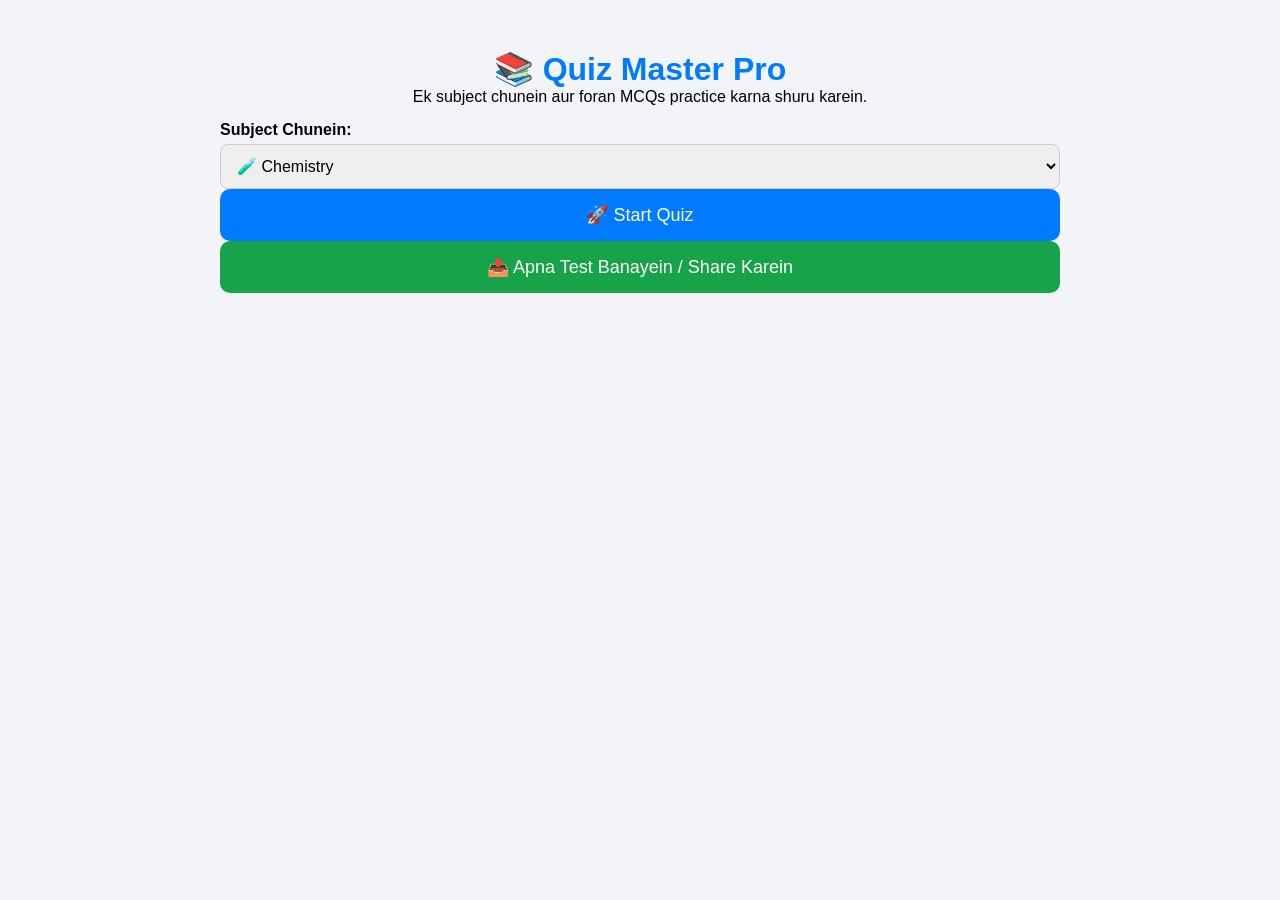
<file: index.html>
<!DOCTYPE html>
<html lang="en">

<head>

<meta charset="UTF-8">
<meta name="viewport" content="width=device-width, initial-scale=1.0">

<title>Quiz Master Pro</title>

<link rel="stylesheet" href="style.css">

</head>

<body>

<div class="container">

<h1>📚 Quiz Master Pro</h1>

<p style="text-align:center;">
Ek subject chunein aur foran MCQs practice karna shuru karein.
</p>

<label style="font-weight:bold; display:block; margin-top:15px; margin-bottom:5px;">Subject Chunein:</label>
<select id="subjectSelect" style="width:100%; padding:12px; border-radius:8px; border:1px solid #ccc; font-size:16px;">
  <option value="chemistry">🧪 Chemistry</option>
  <option value="biology">🧬 Biology</option>
  <option value="physics">⚡ Physics</option>
</select>

<button onclick="startLocalQuiz()">
🚀 Start Quiz
</button>

<button onclick="location.href='upload.html'" style="background:#16a34a;">
📤 Apna Test Banayein / Share Karein
</button>

</div>

<script src="quiz-data.js"></script>
<script>
function startLocalQuiz() {
  const subject = document.getElementById('subjectSelect').value;
  localStorage.setItem('selectedSubject', subject);
  window.location.href = 'quiz.html';
}
</script>

</body>

</html>
</file>
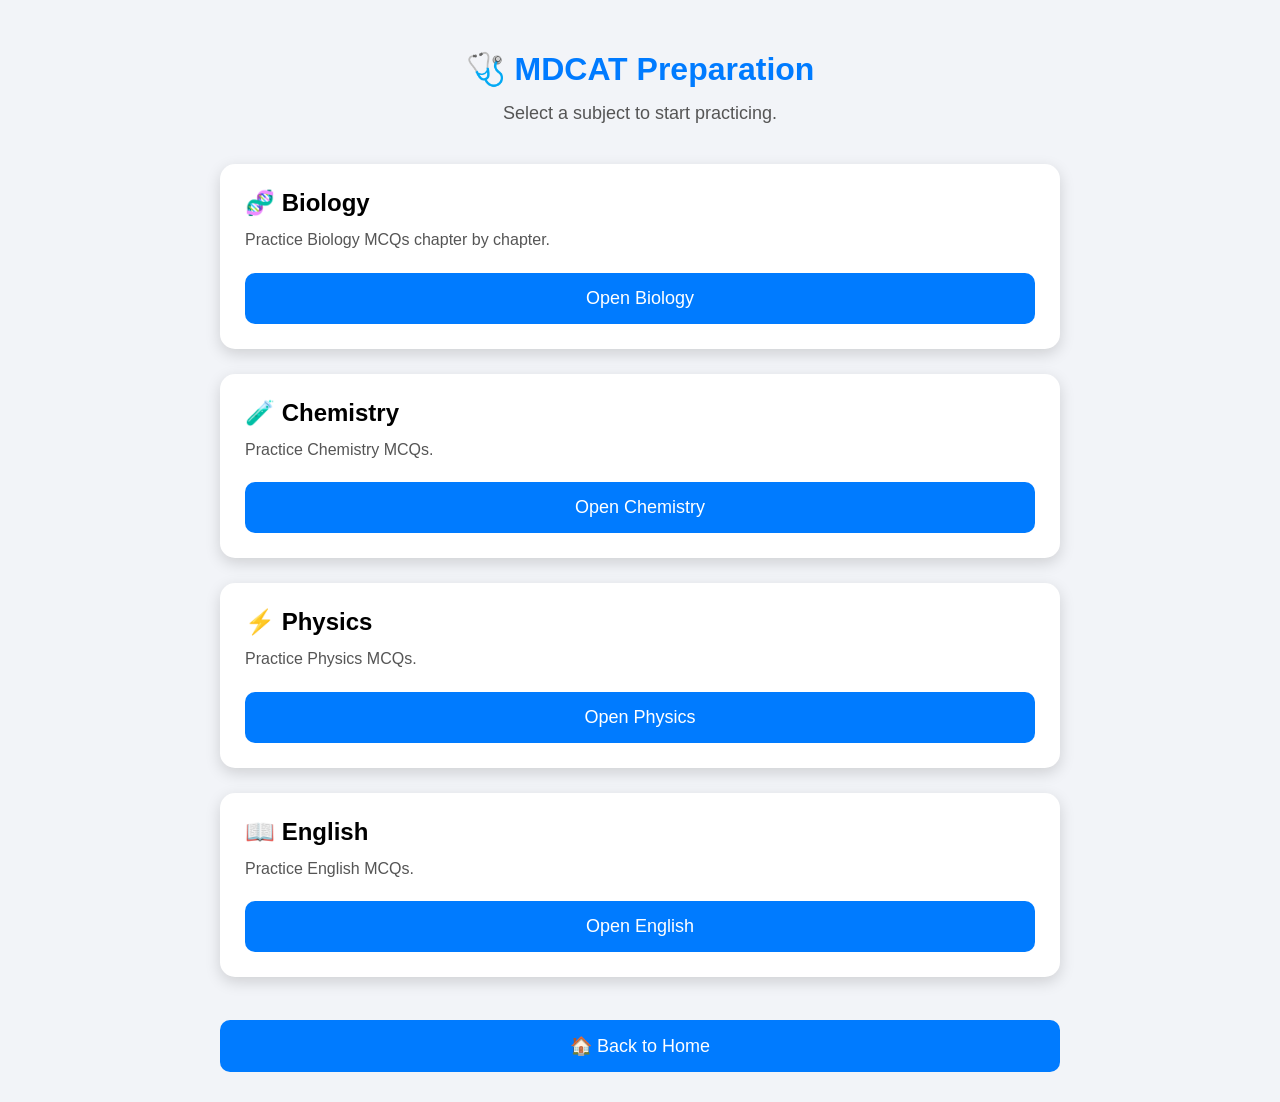
<file: mdcat/index.html>
<!DOCTYPE html>
<html lang="en">

<head>

<meta charset="UTF-8">
<meta name="viewport" content="width=device-width, initial-scale=1.0">

<title>MDCAT Preparation</title>

<link rel="stylesheet" href="../style.css">

</head>

<body>

<div class="container">

<h1>🩺 MDCAT Preparation</h1>

<p class="subtitle">
Select a subject to start practicing.
</p>

<!-- Biology Card -->
<div class="card">

<h2>🧬 Biology</h2>

<p>Practice Biology MCQs chapter by chapter.</p>

<button onclick="openQuiz('biology')">
Open Biology
</button>

</div>

<!-- Chemistry Card -->
<div class="card">

<h2>🧪 Chemistry</h2>

<p>Practice Chemistry MCQs.</p>

<button onclick="openQuiz('chemistry')">
Open Chemistry
</button>

</div>

<!-- Physics Card -->
<div class="card">

<h2>⚡ Physics</h2>

<p>Practice Physics MCQs.</p>

<button onclick="openQuiz('physics')">
Open Physics</button>

</div>

<!-- English Card -->
<div class="card">

<h2>📖 English</h2>

<p>Practice English MCQs.</p>

<button onclick="openQuiz('english')">
Open English
</button>

</div>

<br>

<button onclick="location.href='../index.html'">
🏠 Back to Home
</button>

</div>

<script>
function openQuiz(subjectName) {
  // Selected subject ko save karke main quiz page par redirect karega
  localStorage.setItem('selectedSubject', subjectName);
  window.location.href = '../quiz.html';
}
</script>

</body>

</html>
</file>
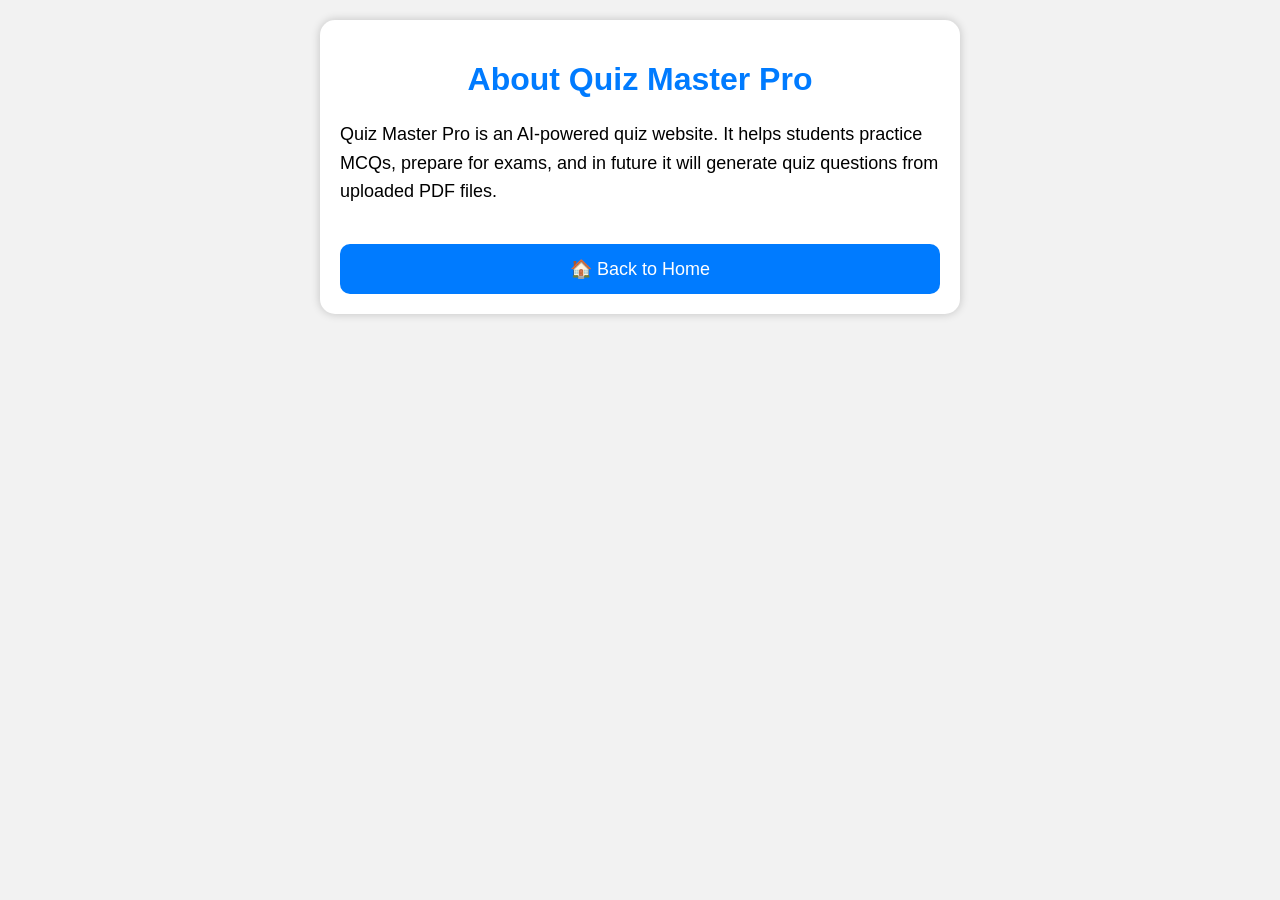
<file: about.html>
<!DOCTYPE html>
<html>
<head>
<meta charset="UTF-8">
<meta name="viewport" content="width=device-width, initial-scale=1.0">
<title>About Quiz Master Pro</title>

<style>
body{
font-family:Arial,sans-serif;
background:#f2f2f2;
margin:0;
padding:20px;
}

.container{
max-width:600px;
margin:auto;
background:white;
padding:20px;
border-radius:15px;
box-shadow:0 0 10px rgba(0,0,0,.2);
}

h1{
color:#007BFF;
text-align:center;
}

p{
font-size:18px;
line-height:1.6;
}

button{
width:100%;
padding:14px;
margin-top:20px;
background:#007BFF;
color:white;
border:none;
border-radius:10px;
font-size:18px;
cursor:pointer;
}
</style>
</head>

<body>

<div class="container">

<h1>About Quiz Master Pro</h1>

<p>
Quiz Master Pro is an AI-powered quiz website.
It helps students practice MCQs, prepare for exams,
and in future it will generate quiz questions from uploaded PDF files.
</p>

<button onclick="window.location.href='index.html'">
🏠 Back to Home
</button>

</div>

</body>
  </html>
</file>
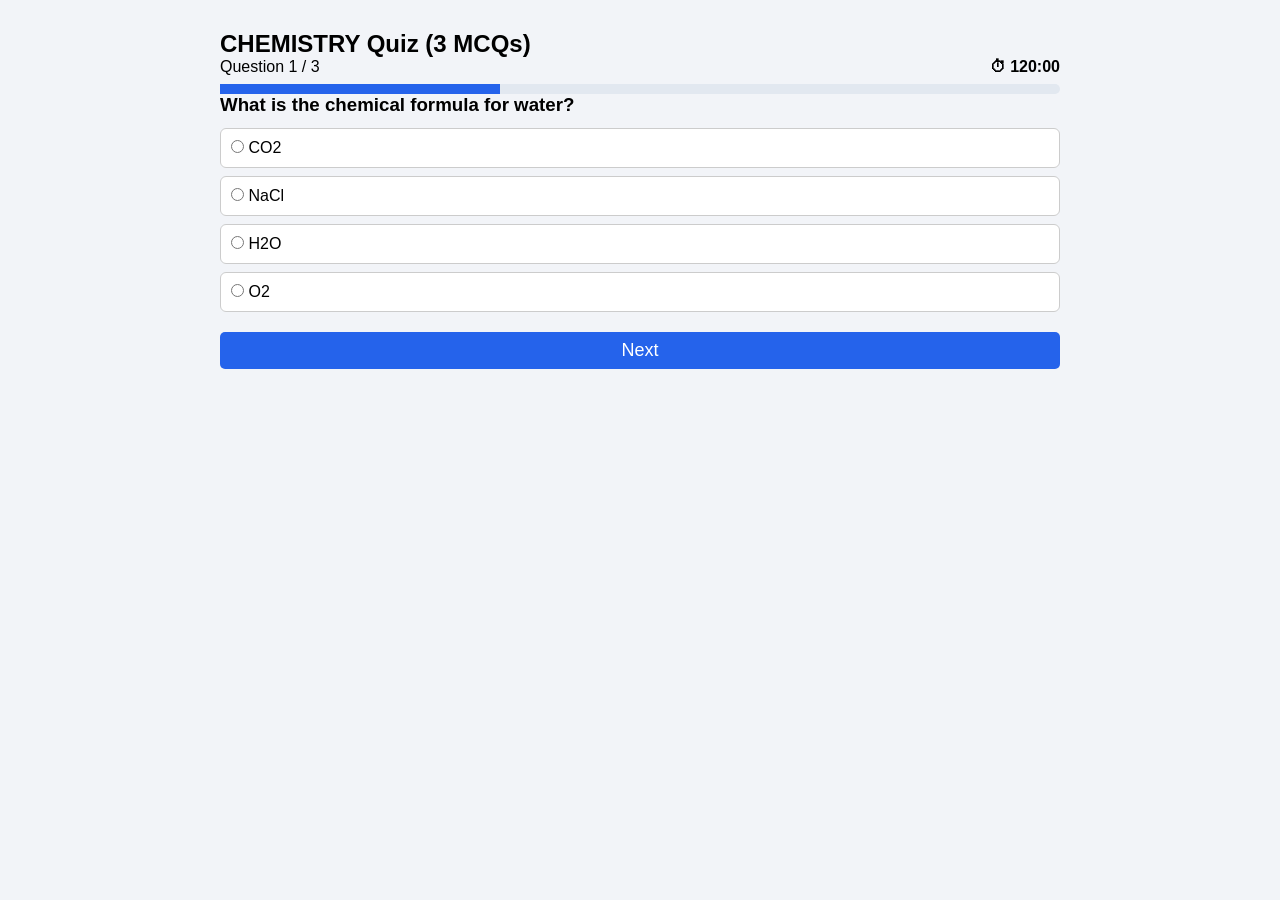
<file: quiz.html>
<!DOCTYPE html>
<html lang="en">
<head>
  <meta charset="UTF-8">
  <meta name="viewport" content="width=device-width, initial-scale=1.0">
  <title>Quiz Practice</title>
  <link rel="stylesheet" href="style.css">
</head>
<body>

<div class="container">
  <h2 id="subjectTitle">Quiz</h2>
  <div style="display:flex; justify-content:space-between; align-items:center; margin-bottom:8px;">
    <p id="questionNumber" style="margin:0;"></p>
    <p style="margin:0; font-weight:bold;">⏱ <span id="timer">30:00</span></p>
  </div>
  <div id="progressBarContainer" style="width: 100%; background: #e2e8f0; height: 10px; border-radius: 5px;">
    <div id="progressBar" style="width: 0%; background: #2563eb; height: 100%;"></div>
  </div>
  <div id="questions-container">
    <p>Loading your MCQs...</p>
  </div>
</div>

<!-- Scripts -->
<script src="quiz-data.js"></script>
<script src="script.js?v=5"></script>
</body>
</html>
</file>
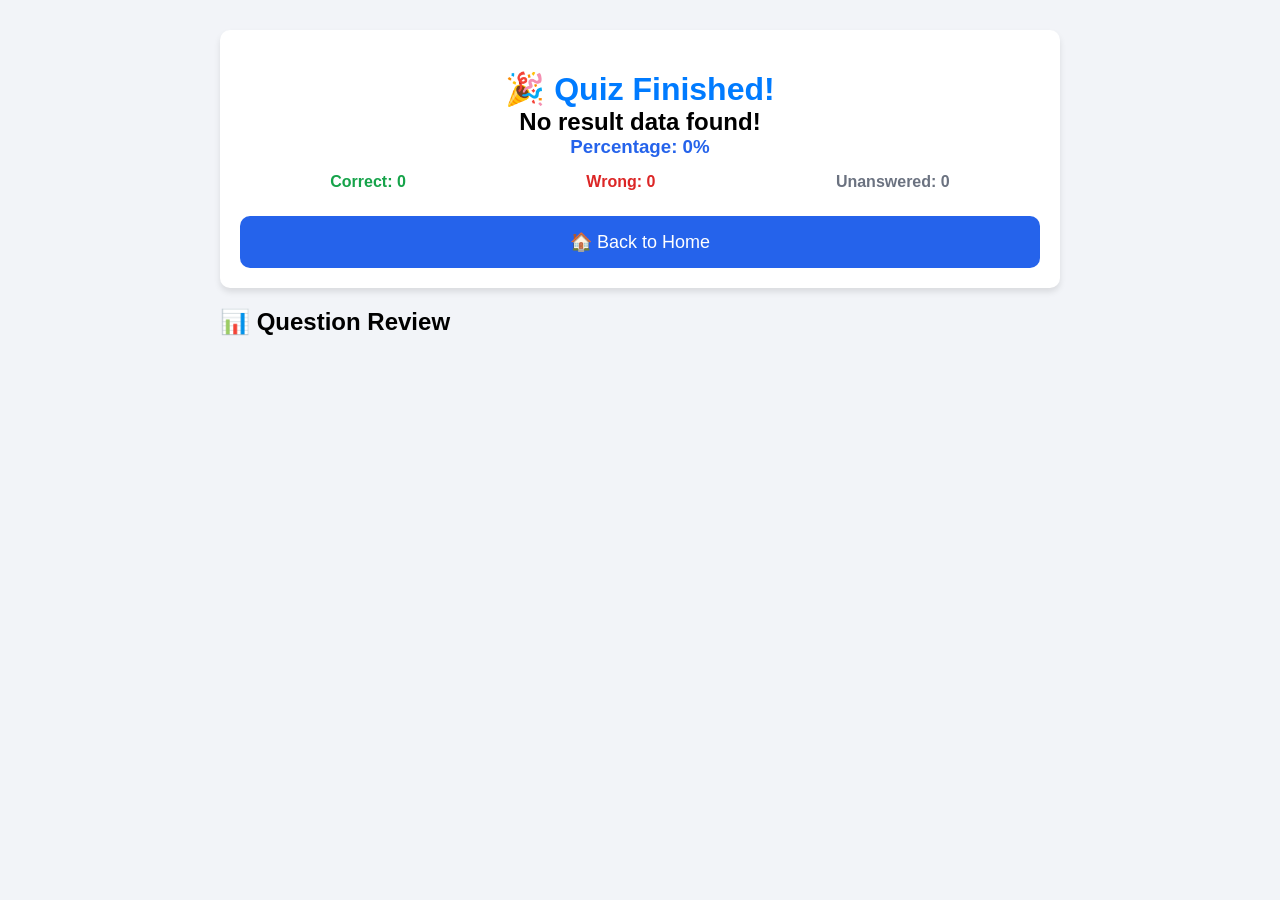
<file: results.html>
<!DOCTYPE html>
<html lang="en">
<head>
  <meta charset="UTF-8">
  <meta name="viewport" content="width=device-width, initial-scale=1.0">
  <title>Quiz Results</title>
  <link rel="stylesheet" href="style.css">
  <style>
    .result-card {
      background: #fff;
      padding: 20px;
      border-radius: 10px;
      box-shadow: 0 4px 6px rgba(0,0,0,0.1);
      margin-bottom: 20px;
      text-align: center;
    }
    .stat-box {
      display: flex;
      justify-content: space-around;
      margin: 15px 0;
      font-weight: bold;
    }
    .review-item {
      text-align: left;
      border: 1px solid #e2e8f0;
      padding: 12px;
      border-radius: 8px;
      margin-bottom: 12px;
      background: #f8fafc;
    }
    .correct-text { color: #16a34a; font-weight: bold; }
    .wrong-text { color: #dc2626; font-weight: bold; }
  </style>
</head>
<body>

<div class="container">
  <div class="result-card">
    <h1>🎉 Quiz Finished!</h1>
    <h2 id="scoreText">Score: 0 / 0</h2>
    <h3 id="percentageText" style="color: #2563eb;">Percentage: 0%</h3>

    <div class="stat-box">
      <span style="color: #16a34a;" id="correctCount">Correct: 0</span>
      <span style="color: #dc2626;" id="wrongCount">Wrong: 0</span>
      <span style="color: #6b7280;" id="unansweredCount">Unanswered: 0</span>
    </div>

    <button onclick="location.href='index.html'" style="background: #2563eb; width: 100%; margin-top: 10px;">🏠 Back to Home</button>
  </div>

  <h2>📊 Question Review</h2>
  <div id="reviewContainer"></div>
</div>

<script>
document.addEventListener('DOMContentLoaded', () => {
  const resultRaw = localStorage.getItem('lastExamResult');
  if (!resultRaw) {
    document.getElementById('scoreText').textContent = "No result data found!";
    return;
  }

  const resultData = JSON.parse(resultRaw);
  const quizData = resultData.quizData || [];
  const userAnswers = resultData.userAnswers || {};

  let correct = 0;
  let wrong = 0;
  let unanswered = 0;

  const reviewContainer = document.getElementById('reviewContainer');
  reviewContainer.innerHTML = '';

  quizData.forEach((q, index) => {
    const userAns = userAnswers[index];
    const isAnswered = userAns !== undefined;
    const isCorrect = isAnswered && userAns === q.answer;

    if (!isAnswered) {
      unanswered++;
    } else if (isCorrect) {
      correct++;
    } else {
      wrong++;
    }

    const reviewDiv = document.createElement('div');
    reviewDiv.className = 'review-item';

    let userAnsText = isAnswered ? q.options[userAns] : "Not Answered";
    let correctAnsText = q.options[q.answer];

    reviewDiv.innerHTML = `
      <p style="font-weight:bold; margin-bottom: 5px;">Q${index + 1}: ${q.question}</p>
      <p style="margin: 3px 0;">Your Answer: <span class="${isCorrect ? 'correct-text' : 'wrong-text'}">${userAnsText}</span></p>
      ${!isCorrect ? `<p style="margin: 3px 0;">Correct Answer: <span class="correct-text">${correctAnsText}</span></p>` : ''}
    `;

    reviewContainer.appendChild(reviewDiv);
  });

  const total = quizData.length;
  const percentage = total > 0 ? ((correct / total) * 100).toFixed(1) : 0;

  document.getElementById('scoreText').textContent = `Your Score: ${correct} / ${total}`;
  document.getElementById('percentageText').textContent = `Percentage: ${percentage}%`;
  document.getElementById('correctCount').textContent = `Correct: ${correct}`;
  document.getElementById('wrongCount').textContent = `Wrong: ${wrong}`;
  document.getElementById('unansweredCount').textContent = `Unanswered: ${unanswered}`;
});
</script>

</body>
</html>
</file>
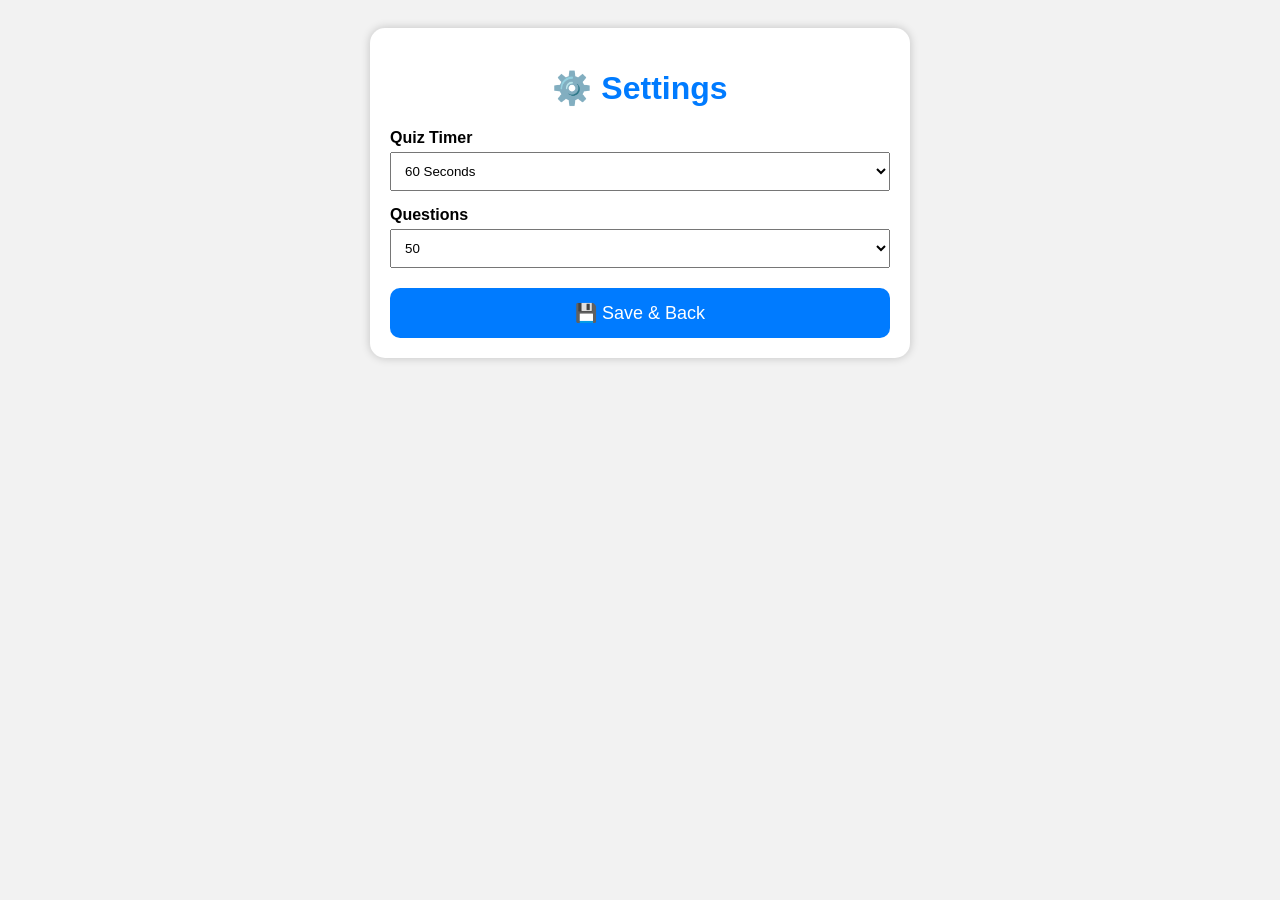
<file: settings.html>
<!DOCTYPE html>
<html>
<head>
<meta charset="UTF-8">
<meta name="viewport" content="width=device-width, initial-scale=1.0">
<title>Settings</title>

<style>

body{
font-family:Arial,sans-serif;
background:#f2f2f2;
padding:20px;
}

.container{
max-width:500px;
margin:auto;
background:white;
padding:20px;
border-radius:15px;
box-shadow:0 0 10px rgba(0,0,0,.2);
}

h1{
text-align:center;
color:#007BFF;
}

label{
display:block;
margin-top:15px;
font-weight:bold;
}

select{
width:100%;
padding:10px;
margin-top:5px;
}

button{
width:100%;
padding:14px;
margin-top:20px;
background:#007BFF;
color:white;
border:none;
border-radius:10px;
font-size:18px;
cursor:pointer;
}

</style>

</head>

<body>

<div class="container">

<h1>⚙️ Settings</h1>

<label>Quiz Timer</label>

<select>
<option>30 Seconds</option>
<option selected>60 Seconds</option>
<option>120 Seconds</option>
</select>

<label>Questions</label>

<select>
<option>10</option>
<option>20</option>
<option selected>50</option>
<option>100</option>
</select>

<button onclick="window.location.href='index.html'">
💾 Save & Back
</button>

</div>

</body>
  </html>
</file>
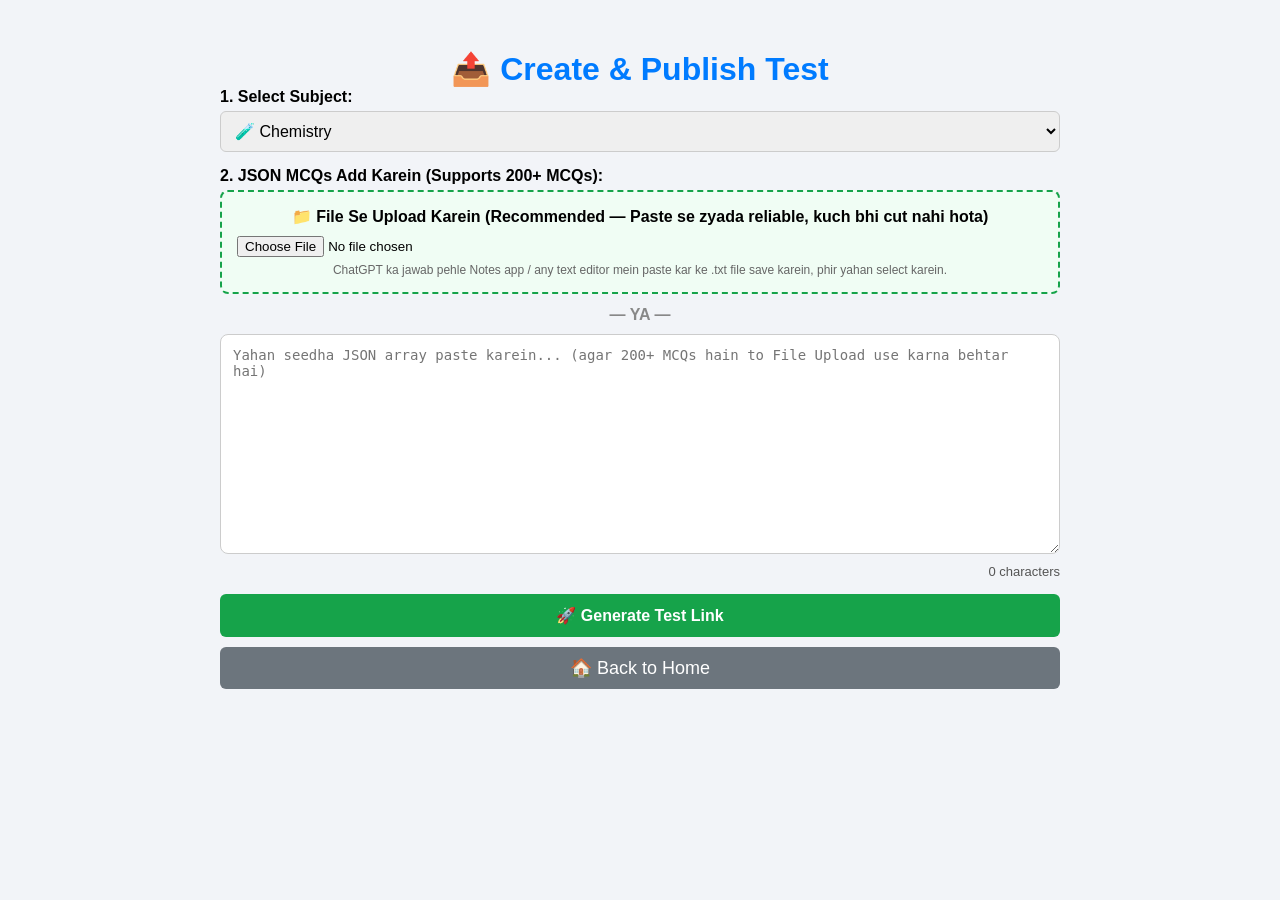
<file: upload.html>
<!DOCTYPE html>
<html lang="en">
<head>
<meta charset="UTF-8">
<meta name="viewport" content="width=device-width, initial-scale=1.0">
<title>Upload Quiz MCQs</title>
<link rel="stylesheet" href="style.css">
<style>
  textarea {
    width: 100%;
    height: 220px;
    padding: 12px;
    border-radius: 8px;
    border: 1px solid #ccc;
    font-family: monospace;
    font-size: 14px;
    box-sizing: border-box;
    resize: vertical;
  }
  .share-card {
    display: none;
    background: #f0fdf4;
    border: 1px solid #16a34a;
    padding: 15px;
    border-radius: 8px;
    margin-top: 15px;
    text-align: center;
  }
  .loading {
    display: none;
    color: #2563eb;
    font-weight: bold;
    margin: 10px 0;
  }
  .file-upload-box {
    border: 2px dashed #16a34a;
    border-radius: 8px;
    padding: 15px;
    text-align: center;
    margin-bottom: 12px;
    background: #f0fdf4;
  }
  .counter {
    font-size: 13px;
    color: #555;
    margin-top: 6px;
    text-align: right;
  }
  .error-box {
    display: none;
    background: #fef2f2;
    border: 1px solid #dc2626;
    color: #991b1b;
    padding: 10px;
    border-radius: 6px;
    margin-top: 10px;
    font-size: 13px;
    white-space: pre-wrap;
    word-break: break-word;
  }
</style>
</head>
<body>

<div class="container">
  <h1>📤 Create & Publish Test</h1>

  <label style="font-weight:bold; display:block; margin-bottom:5px;">1. Select Subject:</label>
  <select id="subjectSelect" style="width:100%; padding:10px; margin-bottom:15px; border-radius:6px; border:1px solid #ccc; font-size:16px;">
    <option value="chemistry">🧪 Chemistry</option>
    <option value="biology">🧬 Biology</option>
    <option value="physics">⚡ Physics</option>
  </select>

  <label style="font-weight:bold; display:block; margin-bottom:5px;">2. JSON MCQs Add Karein (Supports 200+ MCQs):</label>

  <div class="file-upload-box">
    <p style="margin-bottom:10px; font-weight:bold;">📁 File Se Upload Karein (Recommended — Paste se zyada reliable, kuch bhi cut nahi hota)</p>
    <input type="file" id="fileInput" accept=".txt,.json" style="width:100%;">
    <p style="font-size:12px; color:#666; margin-top:6px;">ChatGPT ka jawab pehle Notes app / any text editor mein paste kar ke .txt file save karein, phir yahan select karein.</p>
  </div>

  <p style="text-align:center; font-weight:bold; color:#888; margin:10px 0;">— YA —</p>

  <textarea id="jsonInput" placeholder='Yahan seedha JSON array paste karein... (agar 200+ MCQs hain to File Upload use karna behtar hai)'></textarea>
  <div class="counter" id="charCounter">0 characters</div>

  <div id="errorBox" class="error-box"></div>

  <button id="pubBtn" onclick="handlePublish()" style="margin-top: 15px; background: #16a34a; width:100%; padding:12px; color:#fff; border:none; border-radius:6px; font-weight:bold; font-size:16px; cursor:pointer;">🚀 Generate Test Link</button>
  
  <div id="loader" class="loading">⏳ Processing MCQs & Generating Link... Please Wait...</div>

  <div id="shareCard" class="share-card">
    <h3 style="color: #15803d; margin-top:0;">✅ Official Test Link Ready!</h3>
    <p>Copy & share this link:</p>
    <input type="text" id="shareUrlInput" readonly style="width:100%; padding:8px; border-radius:4px; border:1px solid #ccc; margin-bottom:10px; font-weight:bold;">
    <button onclick="copyShareLink()" style="background: #16a34a; width:100%; color:#fff; padding:10px; border:none; border-radius:6px; font-weight:bold; cursor:pointer;">📋 Copy Link</button>
  </div>

  <button onclick="location.href='index.html'" style="background: #6c757d; margin-top: 10px; width:100%; color:#fff; padding:10px; border:none; border-radius:6px; cursor:pointer;">🏠 Back to Home</button>
</div>

<script>
const jsonInputEl = document.getElementById('jsonInput');
const charCounterEl = document.getElementById('charCounter');
const errorBoxEl = document.getElementById('errorBox');

function updateCounter() {
  const text = jsonInputEl.value;
  let mcqCount = '?';
  try {
    const parsed = JSON.parse(text);
    if (Array.isArray(parsed)) mcqCount = parsed.length;
  } catch (e) {
    // ignore, counter just shows char count while typing
  }
  charCounterEl.textContent = `${text.length} characters | Detected MCQs: ${mcqCount}`;
}

jsonInputEl.addEventListener('input', updateCounter);

// File upload handling — reads the FULL file content, no clipboard limits
document.getElementById('fileInput').addEventListener('change', function (e) {
  const file = e.target.files[0];
  if (!file) return;

  const reader = new FileReader();
  reader.onload = function (evt) {
    jsonInputEl.value = evt.target.result;
    updateCounter();
    errorBoxEl.style.display = 'none';
    alert('✅ File load ho gayi! Neeche "Generate Test Link" dabayein.');
  };
  reader.onerror = function () {
    alert('❌ File read nahi ho saki, dobara koshish karein.');
  };
  reader.readAsText(file);
});

// Fast, High-Performance Normalizer for 200+ MCQs
function normalizeJSONAnswersFast(questions) {
  const len = questions.length;
  const result = new Array(len);

  for (let i = 0; i < len; i++) {
    const q = questions[i];
    let optsArray = [];

    if (Array.isArray(q.options)) {
      optsArray = q.options;
    } else if (q.options && typeof q.options === 'object') {
      optsArray = [
        q.options.A || q.options.a || "",
        q.options.B || q.options.b || "",
        q.options.C || q.options.c || "",
        q.options.D || q.options.d || ""
      ];
    }

    let ans = q.answer !== undefined ? q.answer : (q.correct !== undefined ? q.correct : q.correct_answer);
    let ansIdx = 0;

    if (typeof ans === 'number') {
      ansIdx = ans;
    } else if (typeof ans === 'string') {
      const cleanAns = ans.trim().toUpperCase();
      if (cleanAns === 'A' || cleanAns === '0') ansIdx = 0;
      else if (cleanAns === 'B' || cleanAns === '1') ansIdx = 1;
      else if (cleanAns === 'C' || cleanAns === '2') ansIdx = 2;
      else if (cleanAns === 'D' || cleanAns === '3') ansIdx = 3;
      else {
        const lowerAns = ans.trim().toLowerCase();
        for (let j = 0; j < optsArray.length; j++) {
          if (String(optsArray[j]).trim().toLowerCase() === lowerAns) {
            ansIdx = j;
            break;
          }
        }
      }
    }

    result[i] = {
      question: q.question || "",
      options: optsArray,
      answer: ansIdx
    };
  }

  return result;
}

function showJsonError(err, rawText) {
  let detail = err.message || String(err);
  // Try to extract position info Chrome/V8 gives: "...at position 1234"
  const posMatch = detail.match(/position (\d+)/);
  let contextMsg = '';
  if (posMatch) {
    const pos = parseInt(posMatch[1], 10);
    const start = Math.max(0, pos - 40);
    const end = Math.min(rawText.length, pos + 40);
    const snippet = rawText.substring(start, end);
    contextMsg = `\n\nMasla is jagah ke aas paas hai (character ${pos}):\n"...${snippet}..."`;
  }
  errorBoxEl.textContent = `❌ Invalid JSON: ${detail}${contextMsg}\n\nTip: Agar aapne paste kiya tha, to file upload try karein — paste karte waqt text kabhi kabhi mobile browser mein beech se cut ho jata hai.`;
  errorBoxEl.style.display = 'block';
}

function handlePublish() {
  const btn = document.getElementById('pubBtn');
  const loader = document.getElementById('loader');
  const shareCard = document.getElementById('shareCard');

  errorBoxEl.style.display = 'none';
  btn.disabled = true;
  loader.style.display = 'block';
  shareCard.style.display = 'none';

  // Timeout ensures UI updates before running heavy JSON parsing
  setTimeout(async () => {
    try {
      const inputText = document.getElementById('jsonInput').value.trim();
      const selectedSubject = document.getElementById('subjectSelect').value;

      if (!inputText) {
        alert("Please paste JSON MCQs first!");
        btn.disabled = false;
        loader.style.display = 'none';
        return;
      }

      let rawQuestions;
      try {
        rawQuestions = JSON.parse(inputText);
      } catch (e) {
        showJsonError(e, inputText);
        btn.disabled = false;
        loader.style.display = 'none';
        return;
      }

      if (!Array.isArray(rawQuestions)) {
        errorBoxEl.textContent = "❌ Format error! JSON ek array [...] honi chahiye, object { } nahi.";
        errorBoxEl.style.display = 'block';
        btn.disabled = false;
        loader.style.display = 'none';
        return;
      }

      const formattedQuestions = normalizeJSONAnswersFast(rawQuestions);

      // Always save locally first, so this test works immediately on this
      // device even if the online share step below fails.
      localStorage.setItem('quiz_' + selectedSubject, JSON.stringify(formattedQuestions));
      localStorage.setItem('selectedSubject', selectedSubject);

      const payload = {
        s: selectedSubject,
        q: formattedQuestions
      };

      let shareLinkReady = false;

      try {
        // API Call to high-speed storage endpoint (for sharing with others)
        const res = await fetch('https://dpaste.com/api/v2/', {
          method: 'POST',
          headers: { 'Content-Type': 'application/x-www-form-urlencoded' },
          body: new URLSearchParams({
            'content': JSON.stringify(payload),
            'expiry_days': '365',
            'syntax': 'json'
          })
        });

        const pasteUrl = await res.text();

        if (res.ok && pasteUrl.includes('dpaste.com')) {
          const pasteId = pasteUrl.trim().split('/').filter(Boolean).pop();
          const baseUrl = window.location.href.split('upload.html')[0] + 'quiz.html';
          const finalUrl = `${baseUrl}?id=${pasteId}`;

          document.getElementById('shareUrlInput').value = finalUrl;
          shareCard.style.display = 'block';
          shareLinkReady = true;
        }
      } catch (shareErr) {
        console.error("Share link failed:", shareErr);
      }

      if (!shareLinkReady) {
        alert(`✅ ${formattedQuestions.length} MCQs is device par save ho gaye aur khelnay ke liye tayyar hain! (Share link ke liye internet ya dpaste.com service abhi available nahi.)`);
        window.location.href = 'quiz.html';
      }

    } catch (err) {
      console.error(err);
      alert("Kuch ghalat ho gaya! Dobara koshish karein.");
    } finally {
      btn.disabled = false;
      loader.style.display = 'none';
    }
  }, 100);
}

function copyShareLink() {
  const input = document.getElementById('shareUrlInput');
  input.select();
  navigator.clipboard.writeText(input.value);
  alert("Link Copied Successfully!");
}
</script>

</body>
                                                                                                                                             </html>
</file>
<file: style.css>
*{
margin:0;
padding:0;
box-sizing:border-box;
font-family:Arial,sans-serif;
}

body{
background:#f2f4f8;
}

.container{
max-width:900px;
margin:auto;
padding:30px;
}

h1{
text-align:center;
color:#007BFF;
margin-top:20px;
}

.subtitle{
text-align:center;
margin:15px 0 40px;
font-size:18px;
color:#555;
}

.card{
background:white;
padding:25px;
margin-bottom:25px;
border-radius:15px;
box-shadow:0 5px 15px rgba(0,0,0,.15);
}

.card h2{
margin-bottom:10px;
}

.card p{
color:#555;
margin-bottom:20px;
line-height:1.6;
}

button{
width:100%;
padding:15px;
border:none;
border-radius:10px;
background:#007BFF;
color:white;
font-size:18px;
cursor:pointer;
}

button:hover{
background:#0056b3;
}

footer{
margin-top:40px;
text-align:center;
color:gray;
}
</file>
